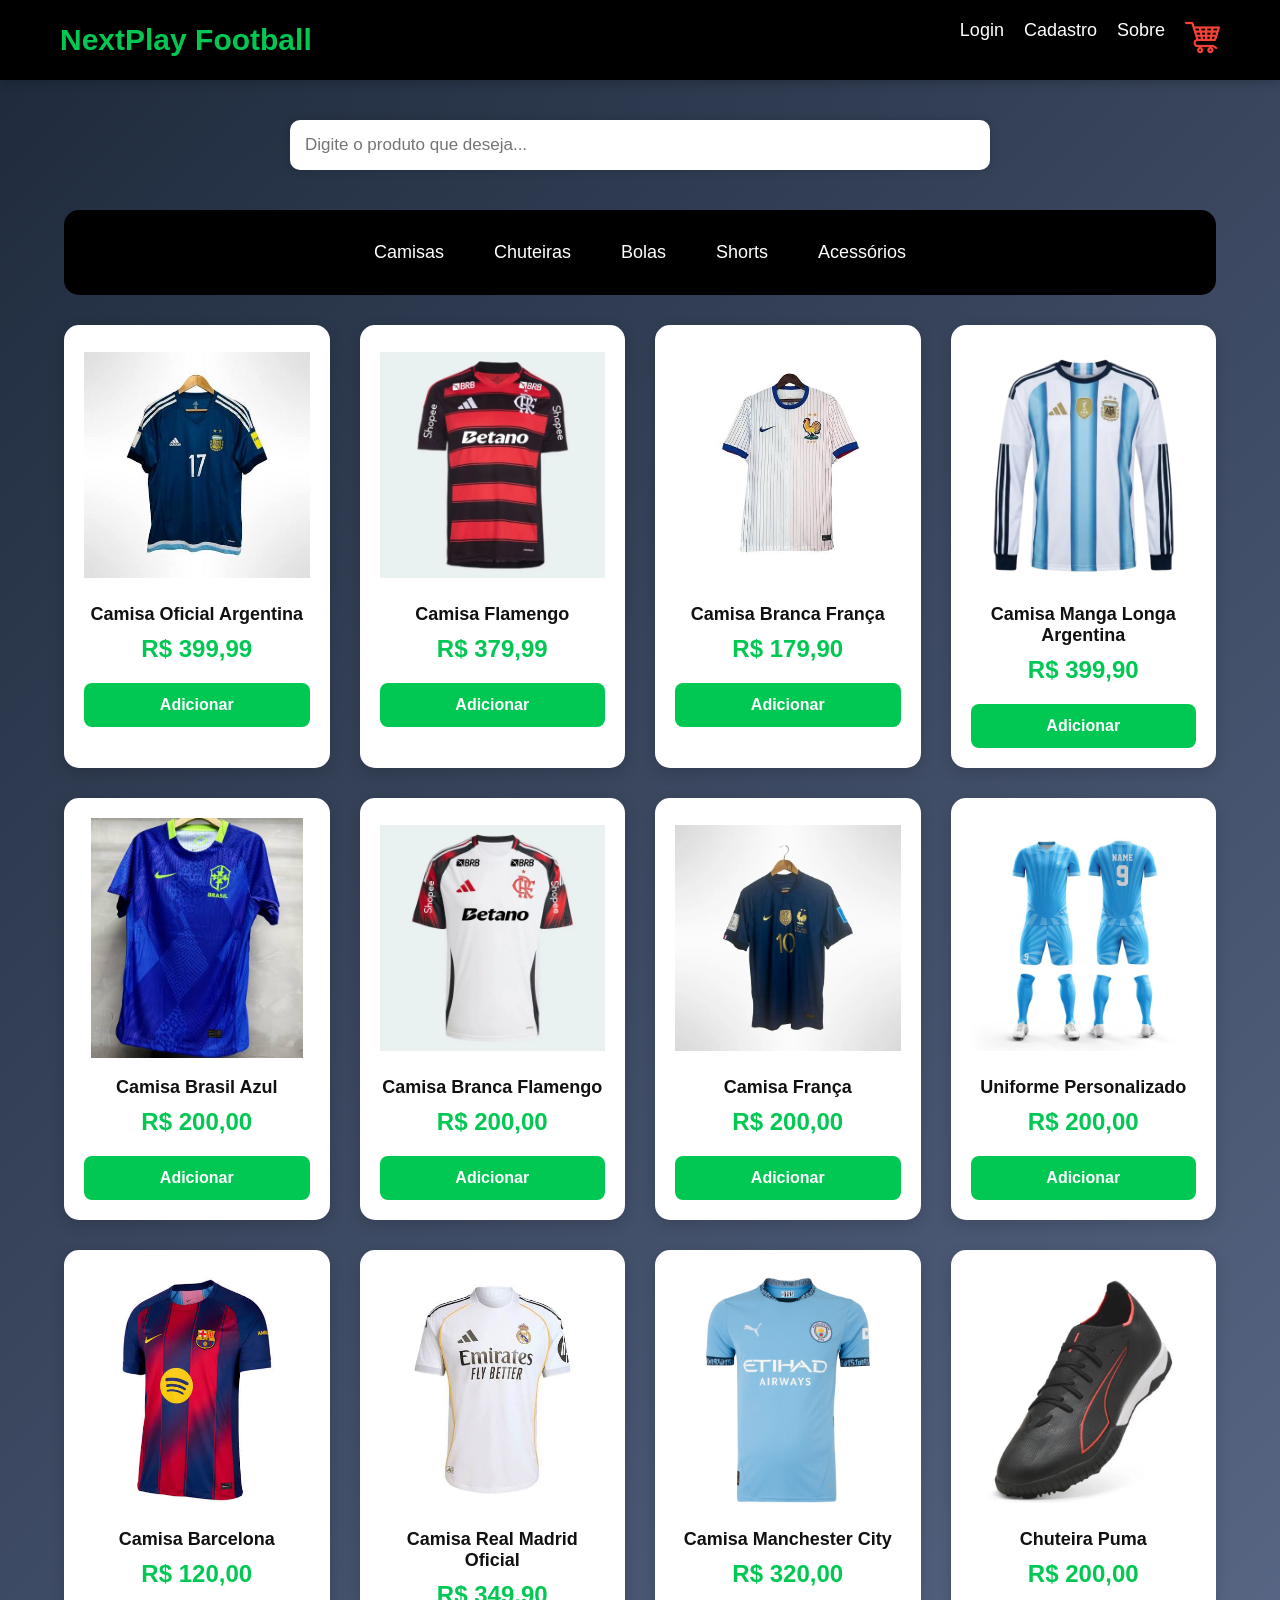
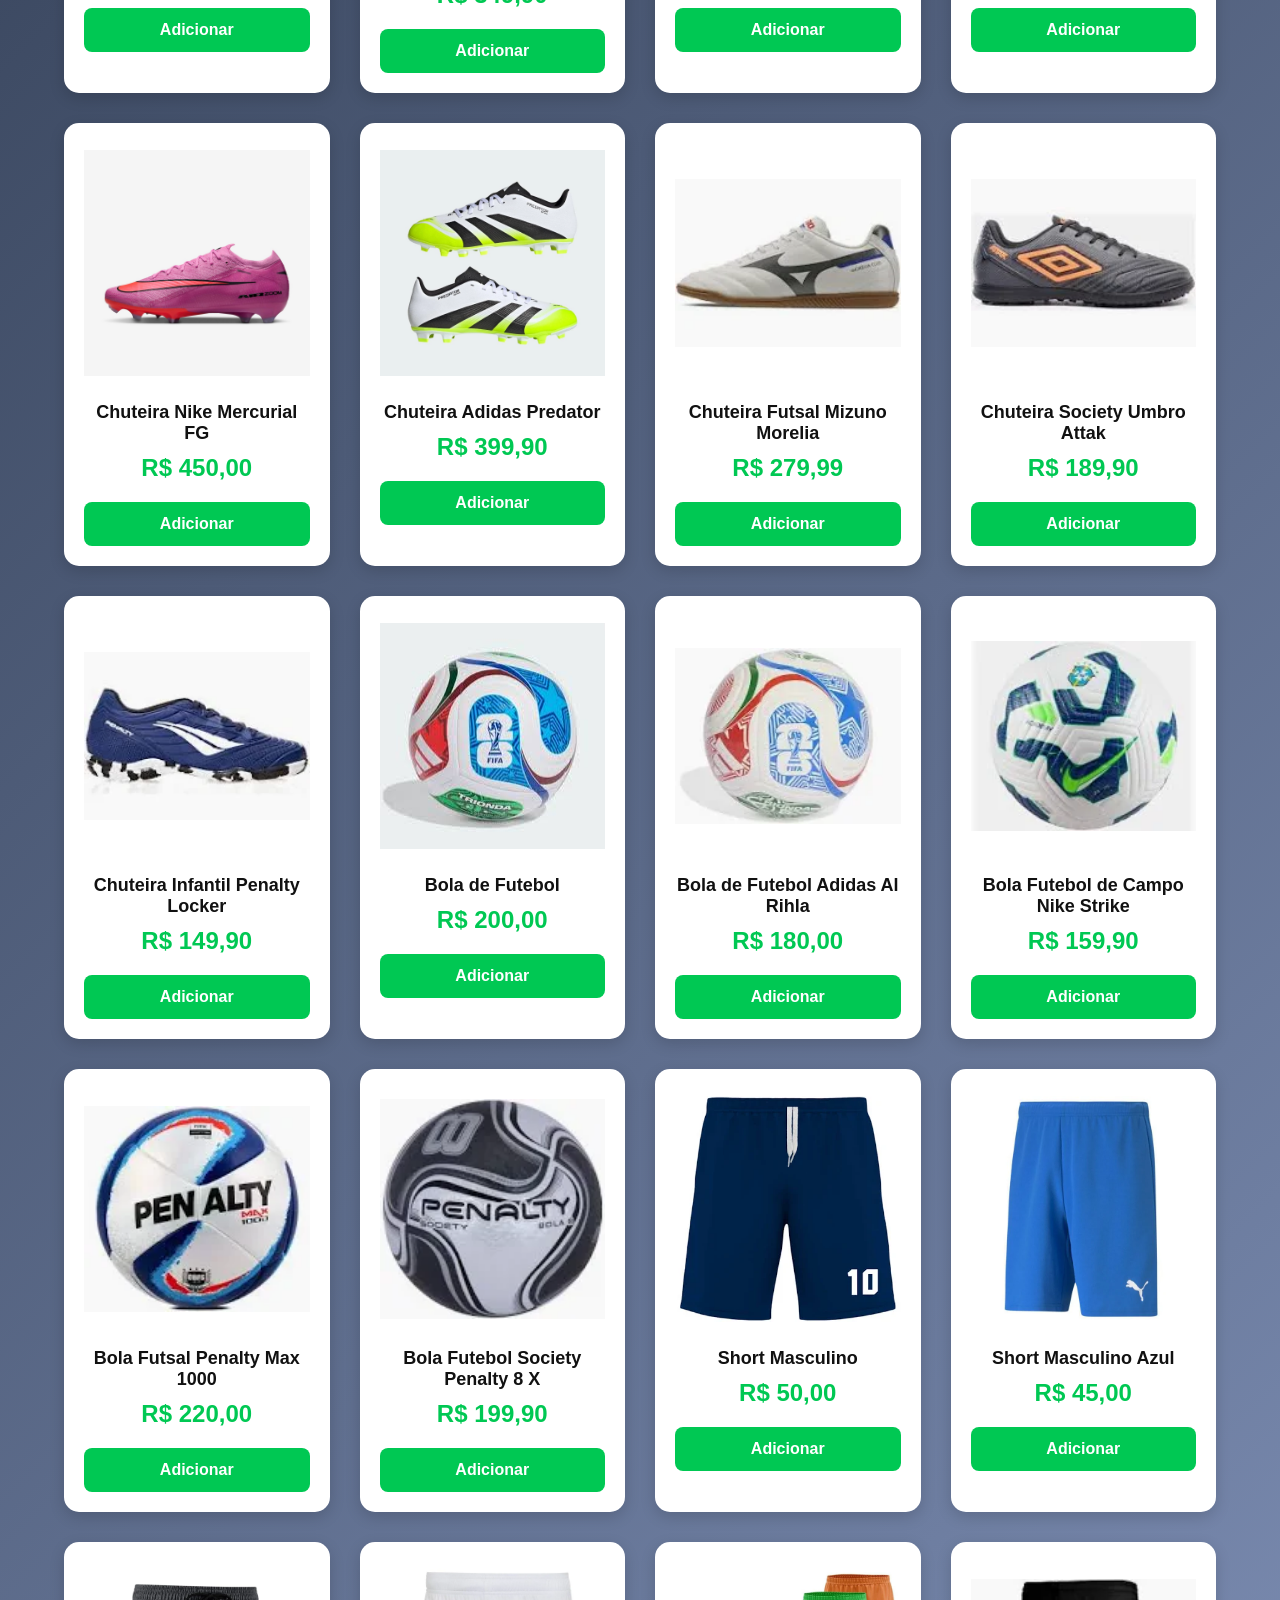
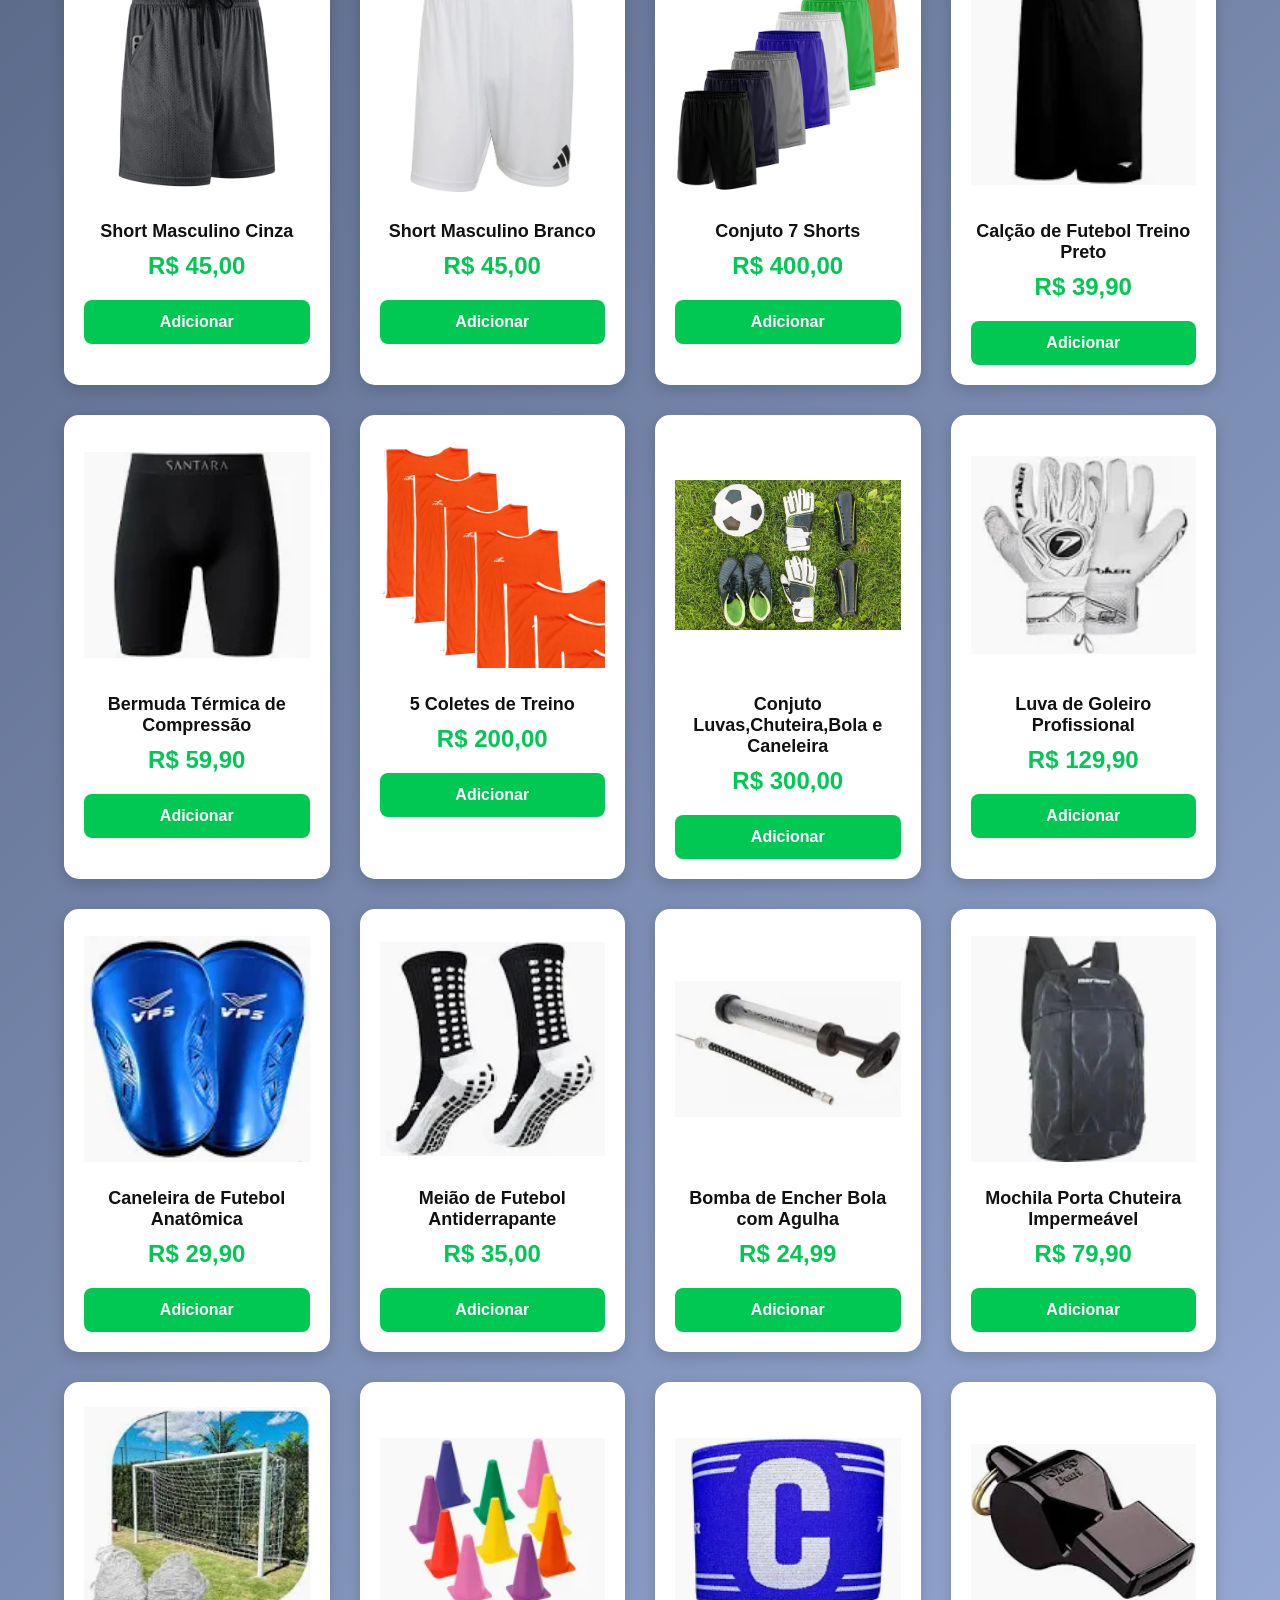
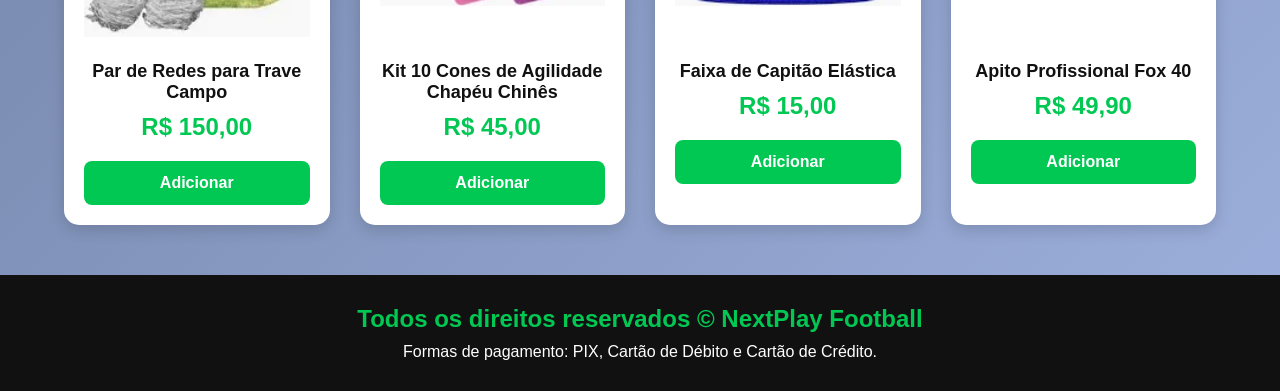
<file: index.html>
<!DOCTYPE html>
<html lang="pt-BR">

<head>
    <meta charset="UTF-8">
    <meta name="viewport" content="width=device-width, initial-scale=1.0">
    <title>NextPlay Football</title>

    <link rel="stylesheet" href="css/style_estrutura_pagina.css">
    <link rel="shortcut icon" href="./image/logo.ico" type="image/x-icon">

    <script src="js/carrinho.js" defer></script>
    <script src="js/produtos.js" type="module" defer></script>
</head>

<body>

    <main id="geral">

        <header id="cabecalho">

            <div id="logo">
                NextPlay Football
            </div>

            <nav id="menu">
                <ul>
                    <li><a href="paginas/login.html">Login</a></li>
                    <li><a href="paginas/cadastro.html">Cadastro</a></li>
                    <li><a href="paginas/sobre.html">Sobre</a></li>
                    <li><a href="paginas/carrinho.html"><img src="./image/logos.ico/6493694.ico" alt="Carrinho de compras" width="30"></a></li>
                </ul>
            </nav>

        </header>

        <section id="pesquisa">
            <input type="text" class="input-pesquisa" placeholder="Digite o produto que deseja...">
        </section>

        <section id="secoes-produtos">
            <ul id="menu-secoes">
                <li><a href="paginas/secao01.html" class="lnk-secao">Camisas</a></li>
                <li><a href="paginas/secao02.html" class="lnk-secao">Chuteiras</a></li>
                <li><a href="paginas/secao03.html" class="lnk-secao">Bolas</a></li>
                <li><a href="paginas/secao04.html" class="lnk-secao">Shorts</a></li>
                <li><a href="paginas/secao05.html" class="lnk-secao">Acessórios</a></li>
            </ul>
        </section>
        <section id="cards">

        </section>
        <footer id="rodape">
            <h2>Todos os direitos reservados © NextPlay Football</h2>
            <p>Formas de pagamento: PIX, Cartão de Débito e Cartão de Crédito.</p>
        </footer>

    </main>
</body>
</html>
</file>
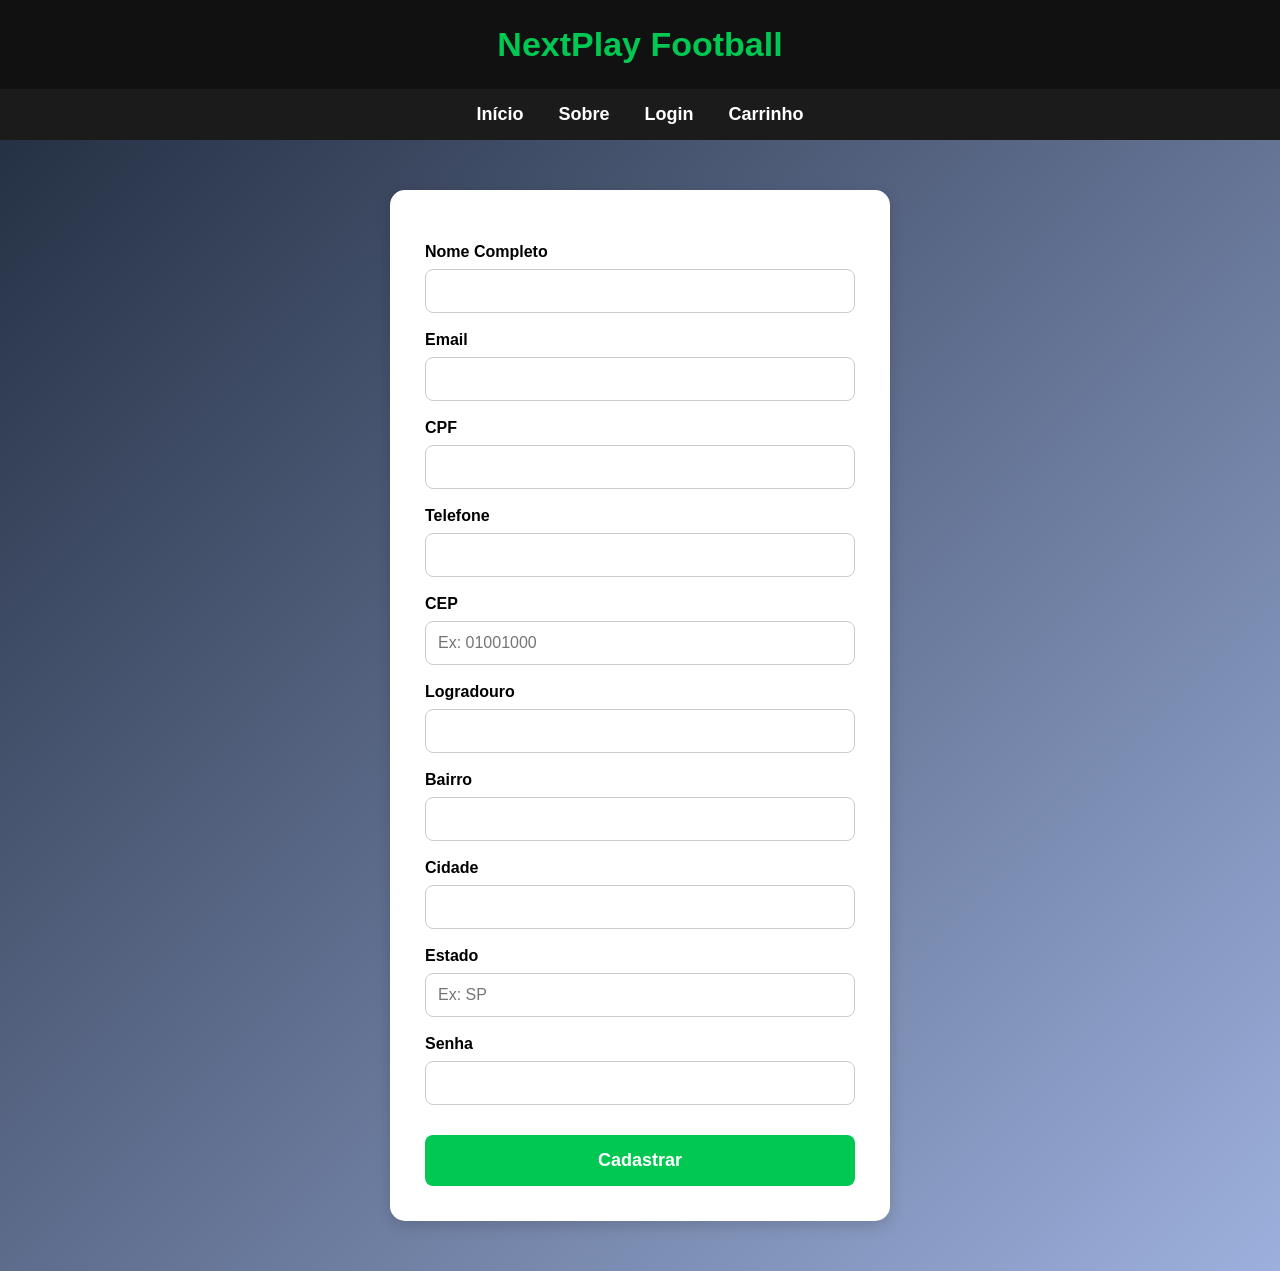
<file: paginas/cadastro.html>
<!DOCTYPE html>
<html lang="pt-br">
<head>
    <meta charset="UTF-8">
    <title>Cadastro</title>
    <link rel="stylesheet" href="../css/style_cadastro.css">
    <script src="../js/cadastro.js" defer></script>
</head>
<body>

<header>
    <h1>NextPlay Football</h1>
</header>

<nav>
    <a href="../index.html">Início</a>
    <a href="sobre.html">Sobre</a>
    <a href="login.html">Login</a>
    <a href="carrinho.html">Carrinho</a>
</nav>

<div class="container">
    <form>
        <h2>Cadastro de Cliente</h2>

        <label for="nome">Nome Completo</label>
        <input type="text" id="nome" required>

        <label for="email">Email</label>
        <input type="email" id="email" required>

        <label for="cpf">CPF</label>
        <input type="text" id="cpf" required>

        <label for="telefone">Telefone</label>
        <input type="text" id="telefone" required>

        <label for="cep">CEP</label>
        <input type="text" id="cep" maxlength="8" placeholder="Ex: 01001000" required>

        <label for="logradouro">Logradouro</label>
        <input type="text" id="logradouro" required>

        <label for="bairro">Bairro</label>
        <input type="text" id="bairro" required>

        <label for="cidade">Cidade</label>
        <input type="text" id="cidade" required>

        <label for="estado">Estado</label>
        <input type="text" id="estado" maxlength="2" placeholder="Ex: SP" required>

        <label for="senha">Senha</label>
        <input type="password" id="senha" required>

        <button type="submit" id="btnCadastro">Cadastrar</button>
    </form>
</div>

</body>
</html>
</file>
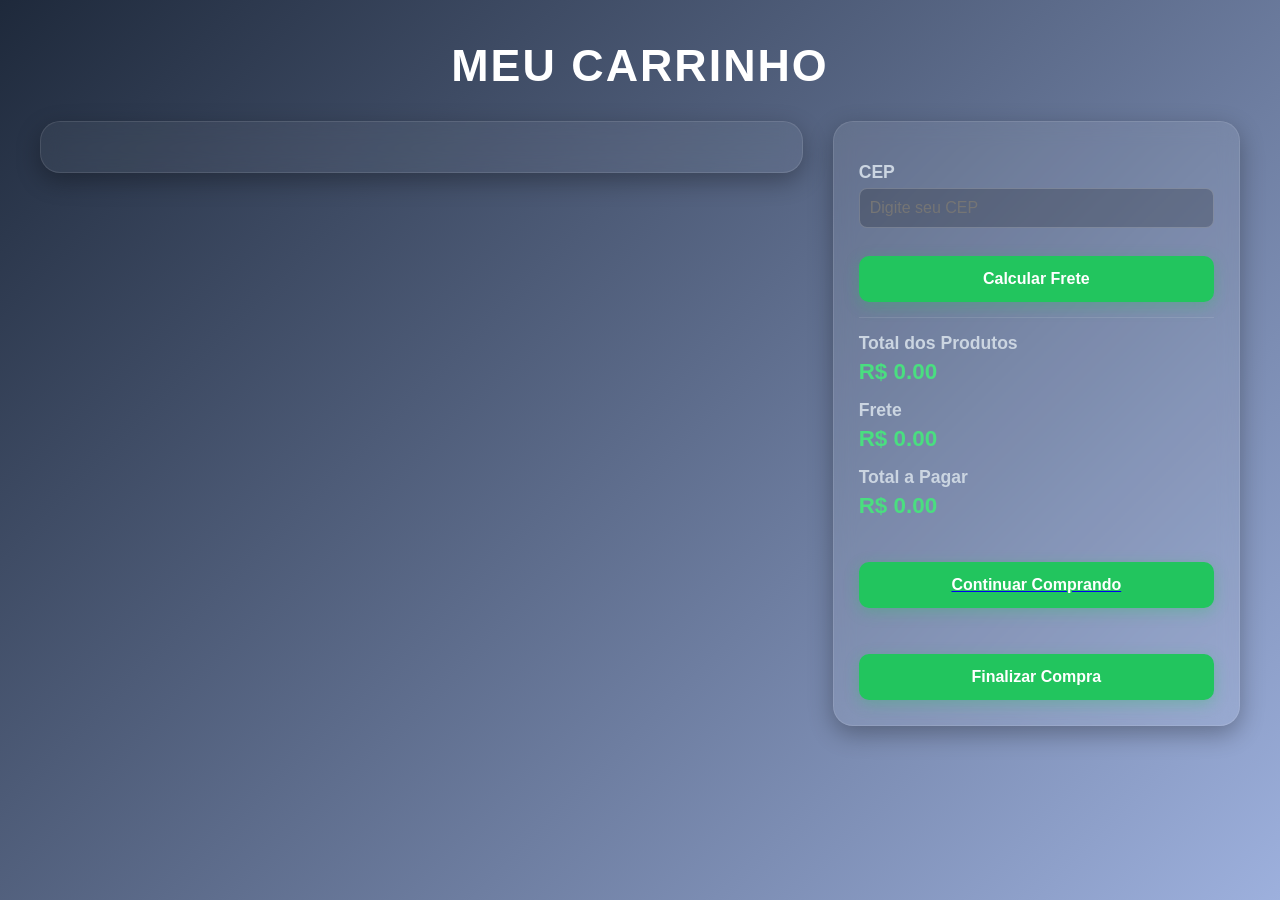
<file: paginas/carrinho.html>
<!DOCTYPE html>
<html lang="pt-BR">

<head>
    <meta charset="UTF-8">
    <meta name="viewport" content="width=device-width, initial-scale=1.0">
    <title>Carrinho de Compras</title>

    <link rel="stylesheet" href="../css/style.carrinho.css">
</head>

<body>

    <h1>Meu Carrinho</h1>

    <div class="container">

        <div id="listaCarrinho"></div>

        <div class="resumo">

            <h3>CEP</h3>

            <input
                type="text"
                id="cep"
                placeholder="Digite seu CEP"
            >

            <br><br>

            <button onclick="calcularFrete()">
                Calcular Frete
            </button>

            <hr>

            <h3>Total dos Produtos</h3>
            <p id="valorProdutos">R$ 0,00</p>

            <h3>Frete</h3>
            <p id="valorFrete">R$ 0,00</p>

            <h3>Total a Pagar</h3>
            <p id="valorFinal">R$ 0,00</p>

            <br>

            <a href="../index.html">
                <button>Continuar Comprando</button>
            </a>

            <br><br>

            <button onclick="finalizarCompra()">
                Finalizar Compra
            </button>

        </div>

    </div>

    <script src="../js/carrinho.js"></script>

    <script>
        mostrarCarrinho();
    </script>

</body>

</html>
</file>
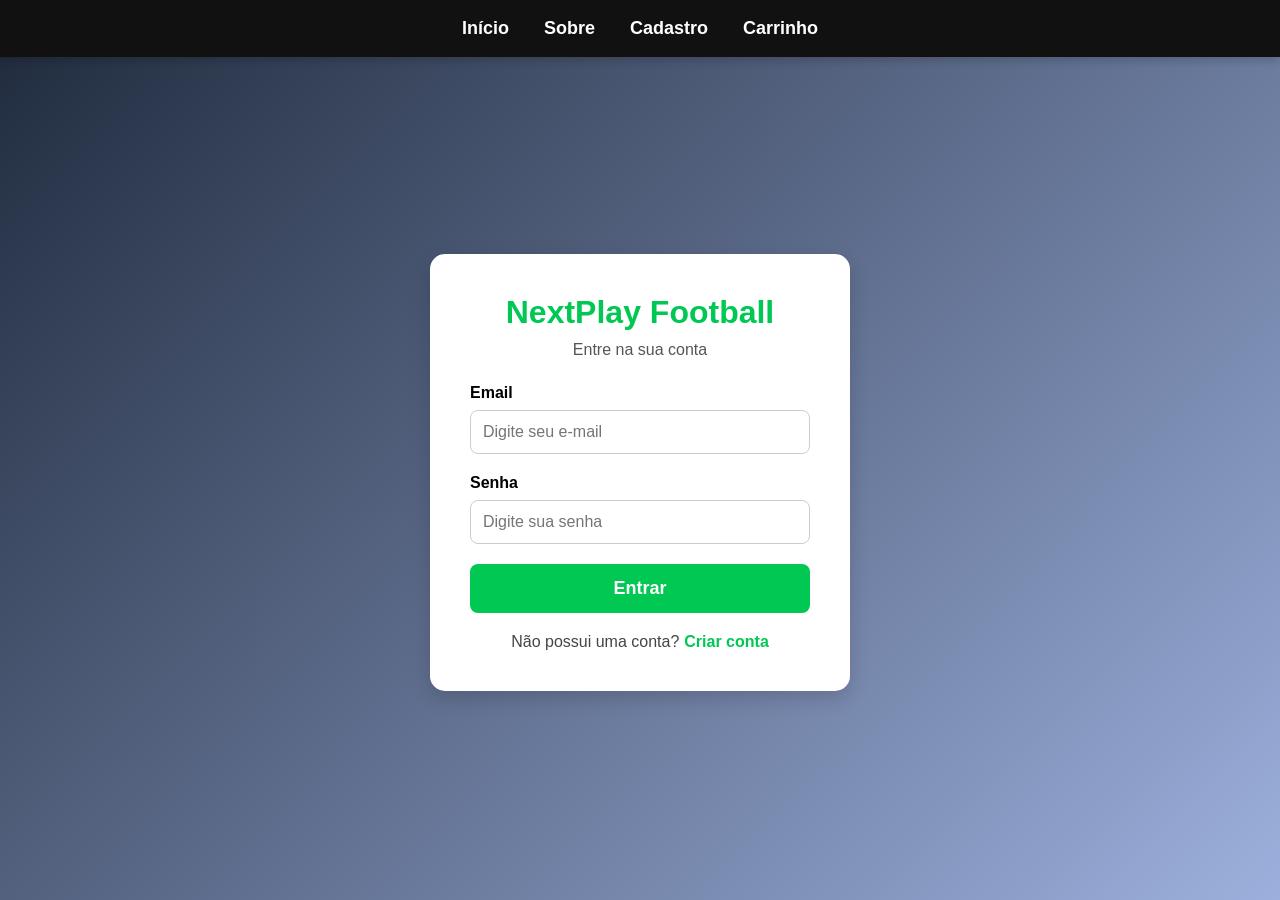
<file: paginas/login.html>
<!DOCTYPE html>
<html lang="pt-BR">
<head>
    <meta charset="UTF-8">
    <meta name="viewport" content="width=device-width, initial-scale=1.0">
    <title>Login NextPlay Football</title>
    <link rel="stylesheet" href="../css/style_login.css">
    <script src="../js/login.js" defer></script>

</head>
<body>

    <nav>
        <a href="../index.html">Início</a>
        <a href="sobre.html">Sobre</a>
        <a href="cadastro.html">Cadastro</a>
        <a href="carrinho.html">Carrinho</a>
    </nav>

    <div class="container">
        <div class="login-box">
            <h1>NextPlay Football</h1>
            <p>Entre na sua conta</p>

            <form id="formLogin">
                <div class="campo">
                    <label for="email">Email</label>
                    <input type="email" id="email" placeholder="Digite seu e-mail" required>
                </div>

                <div class="campo">
                    <label for="senha">Senha</label>
                    <input type="password" id="senha" placeholder="Digite sua senha"required>
                </div>
                <button type="submit">Entrar</button>
            </form>
            <div class="cadastro">
                <p>Não possui uma conta?<a href="cadastro.html">Criar conta</a>
                </p>
            </div>
        </div>
    </div>
</body>
</html>
</file>
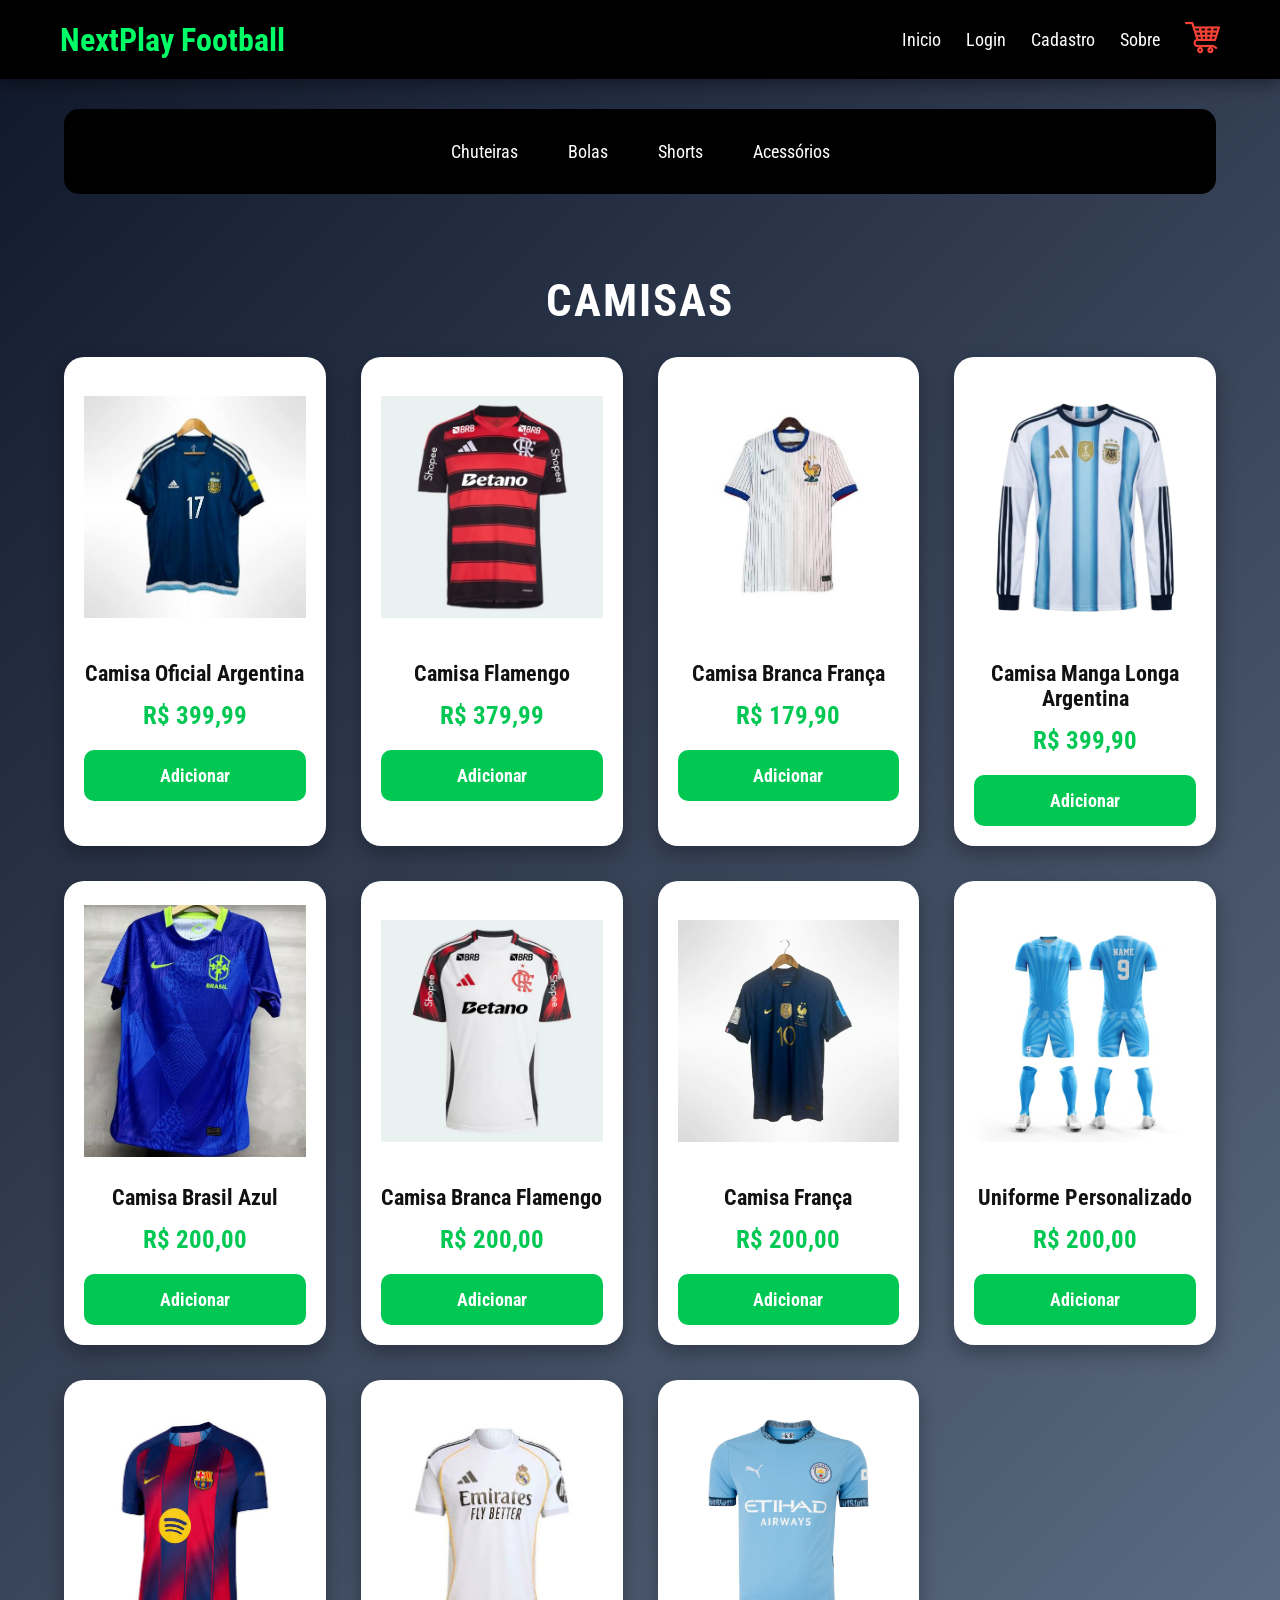
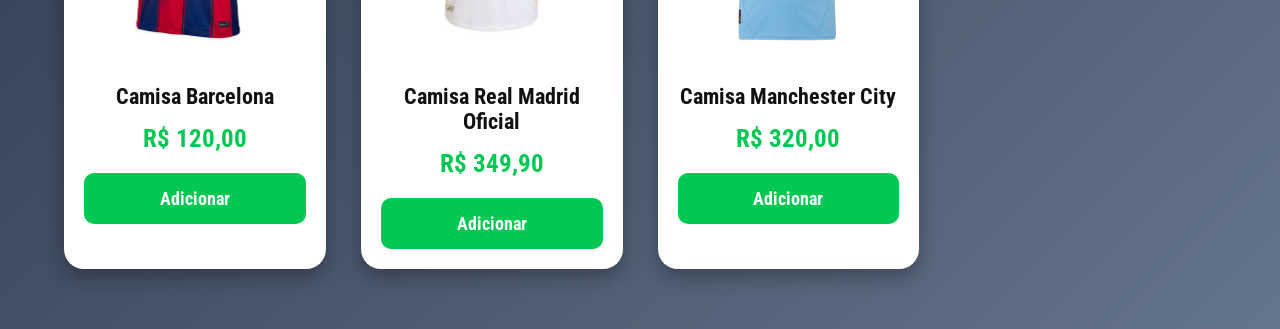
<file: paginas/secao01.html>
<!DOCTYPE html>
<html lang="pt-BR">

<head>
    <meta charset="UTF-8">
    <meta name="viewport" content="width=device-width, initial-scale=1.0">
    <title>Camisas - NextPlay Football</title>

    <link rel="stylesheet" href="../css/style_secoes.css">
    <link rel="shortcut icon" href="../image/logo.ico" type="image/x-icon">

    <script src="../js/carrinho.js" defer></script>

    <script>
        const ID_SECAO = 1;
    </script>

<script src="../js/produtos.js" type="module" defer></script>
</head>

<body>

    <main id="geral">

        <header id="cabecalho">
            <div id="logo">
                <a href="../index.html">NextPlay Football</a>
            </div>

            <nav id="menu">
                <ul>
                    <li><a href="../index.html">Inicio</a></li>
                    <li><a href="login.html">Login</a></li>
                    <li><a href="cadastro.html">Cadastro</a></li>
                    <li><a href="sobre.html">Sobre</a></li>
                    <li>
                        <a href="carrinho.html">
                            <img src="../image/logos.ico/6493694.ico"
                                alt="Carrinho" width="30">
                        </a>
                    </li>
                </ul>
            </nav>
        </header>

        <section id="secoes-produtos">
            <ul id="menu-secoes">
                <li><a href="secao02.html" class="lnk-secao">Chuteiras</a></li>
                <li><a href="secao03.html" class="lnk-secao">Bolas</a></li>
                <li><a href="secao04.html" class="lnk-secao">Shorts</a></li>
                <li><a href="secao05.html" class="lnk-secao">Acessórios</a></li>
            </ul>
        </section>

        <section id="titulo-secao">
            <h1>Camisas</h1>
        </section>

        <section id="cards">
            
        </section>
        

    </main>

</body>
</html>
</file>
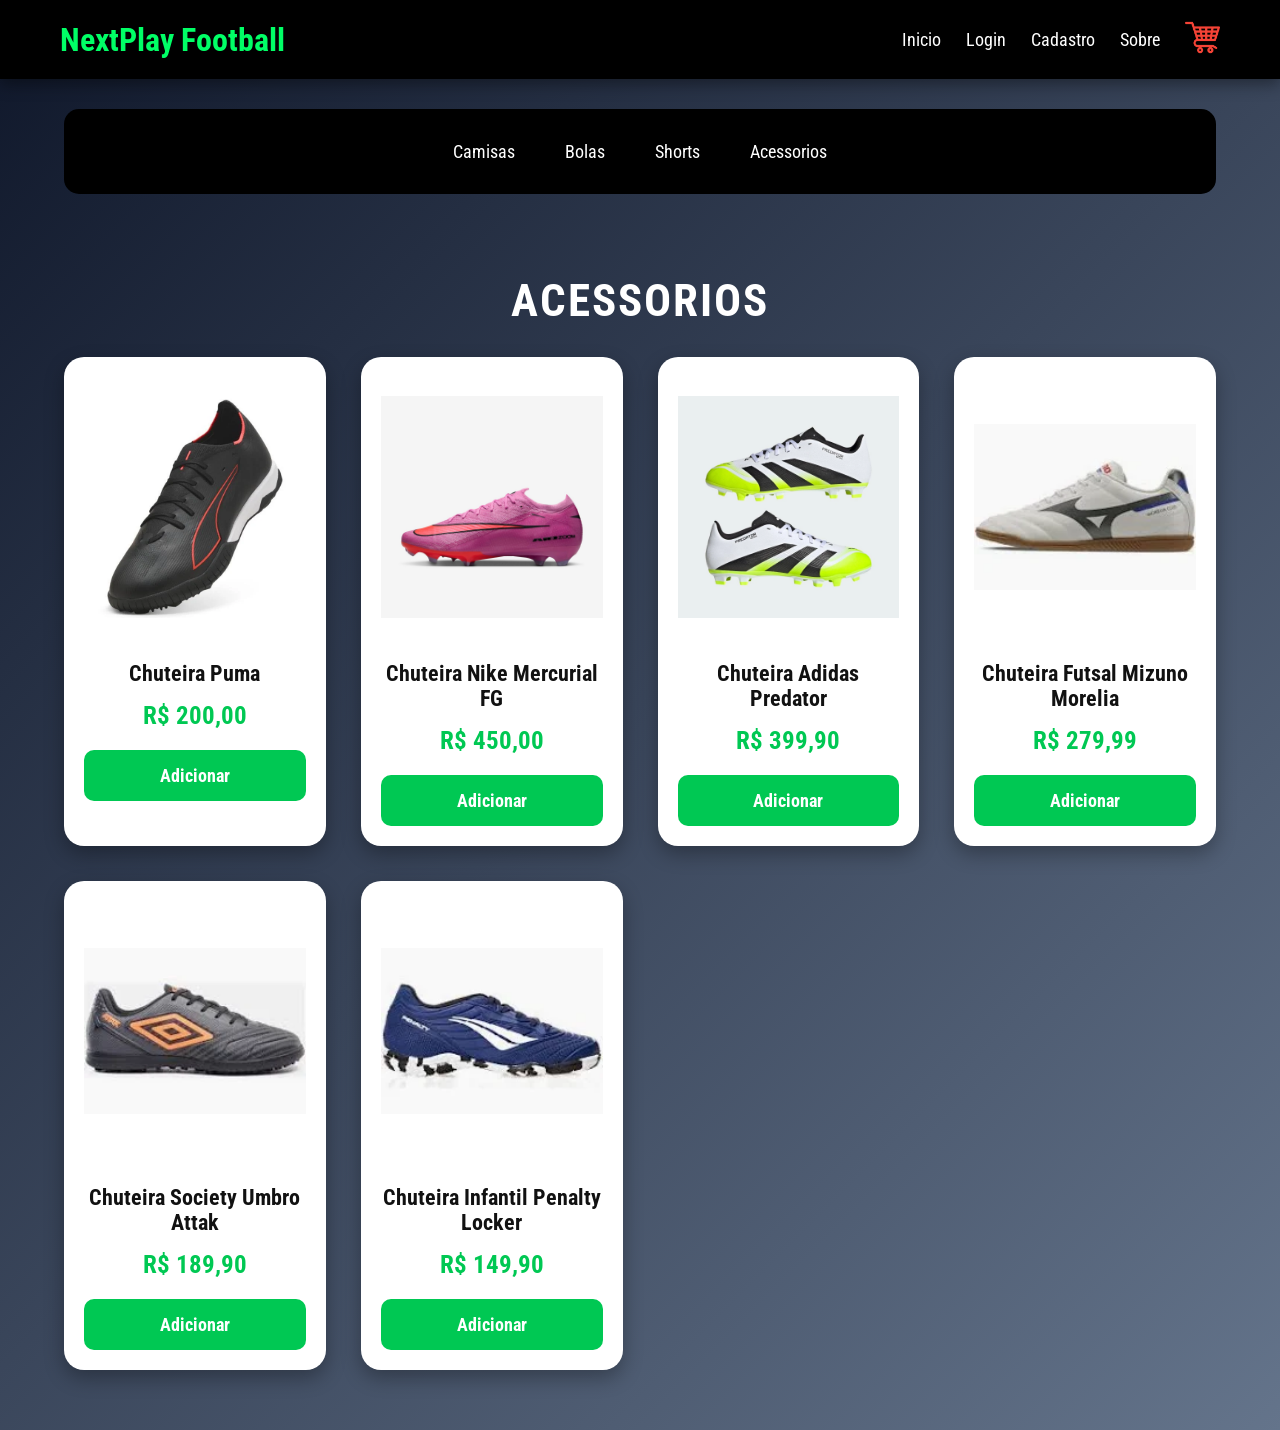
<file: paginas/secao02.html>
<!DOCTYPE html>
<html lang="pt-BR">

<head>
    <meta charset="UTF-8">
    <meta name="viewport" content="width=device-width, initial-scale=1.0">
    <title>Chuteiras - NextPlay Football</title>

    <link rel="stylesheet" href="../css/style_secoes.css">
    <link rel="shortcut icon" href="../image/logo.ico" type="image/x-icon">

    <script src="../js/carrinho.js" defer></script>

    <script>
        const ID_SECAO = 2;
    </script>

<script src="../js/produtos.js" type="module" defer></script>
</head>

<body>

    <main id="geral">

        <header id="cabecalho">
            <div id="logo">
                <a href="../index.html">NextPlay Football</a>
            </div>

            <nav id="menu">
                <ul>
                    <li><a href="../index.html">Inicio</a></li>
                    <li><a href="login.html">Login</a></li>
                    <li><a href="cadastro.html">Cadastro</a></li>
                    <li><a href="sobre.html">Sobre</a></li>
                    <li>
                        <a href="carrinho.html">
                            <img src="../image/logos.ico/6493694.ico" alt="Carrinho" width="30">
                        </a>
                    </li>
                </ul>
            </nav>
        </header>

        <section id="secoes-produtos">
            <ul id="menu-secoes">
                <li><a href="secao01.html" class="lnk-secao">Camisas</a></li>
                <li><a href="secao03.html" class="lnk-secao">Bolas</a></li>
                <li><a href="secao04.html" class="lnk-secao">Shorts</a></li>
                <li><a href="secao05.html" class="lnk-secao">Acessorios</a></li>
            </ul>
        </section>

        <section id="titulo-secao">
            <h1>Acessorios</h1>
        </section>

        <section id="cards">
        </section> 

    </main>
</body>
</html>
</file>
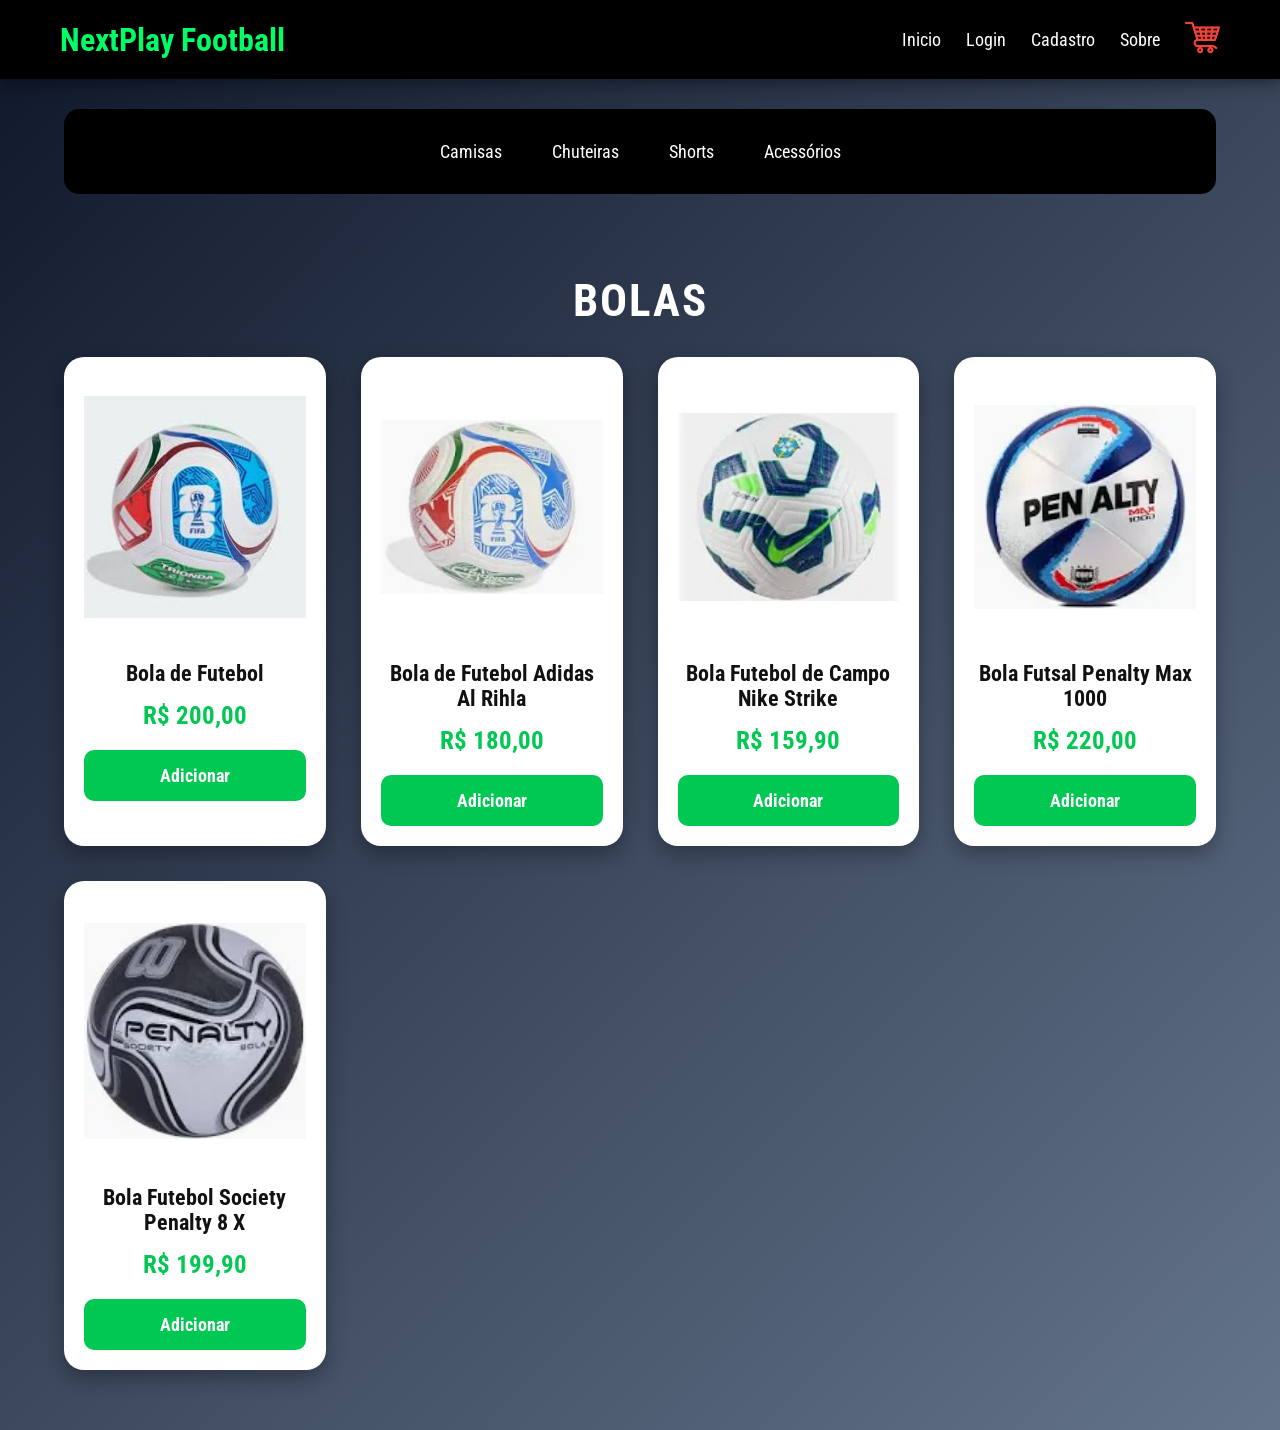
<file: paginas/secao03.html>
<!DOCTYPE html>
<html lang="pt-BR">

<head>
    <meta charset="UTF-8">
    <meta name="viewport" content="width=device-width, initial-scale=1.0">
    <title>Bolas - NextPlay Football</title>

    <link rel="stylesheet" href="../css/style_secoes.css">
    <link rel="shortcut icon" href="../image/logo.ico" type="image/x-icon">

    <script src="../js/carrinho.js" defer></script>

    <script>
        const ID_SECAO = 3;
    </script>

<script src="../js/produtos.js" type="module" defer></script>
</head>

<body>

    <main id="geral">

        <header id="cabecalho">
            <div id="logo">
                <a href="../index.html">NextPlay Football</a>
            </div>

            <nav id="menu">
                <ul>
                    <li><a href="../index.html">Inicio</a></li>
                    <li><a href="login.html">Login</a></li>
                    <li><a href="cadastro.html">Cadastro</a></li>
                    <li><a href="sobre.html">Sobre</a></li>
                    <li>
                        <a href="carrinho.html">
                            <img src="../image/logos.ico/6493694.ico" alt="Carrinho" width="30">
                        </a>
                    </li>
                </ul>
            </nav>
        </header>

        <section id="secoes-produtos">
            <ul id="menu-secoes">
                <li><a href="secao01.html" class="lnk-secao">Camisas</a></li>
                <li><a href="secao02.html" class="lnk-secao">Chuteiras</a></li>
                <li><a href="secao04.html" class="lnk-secao">Shorts</a></li>
                <li><a href="secao05.html" class="lnk-secao">Acessórios</a></li>
            </ul>
        </section>

        <section id="titulo-secao">
            <h1>Bolas</h1>
        </section>
        <section id="cards">
            <section>

    </main>
</body>

</html>
</file>
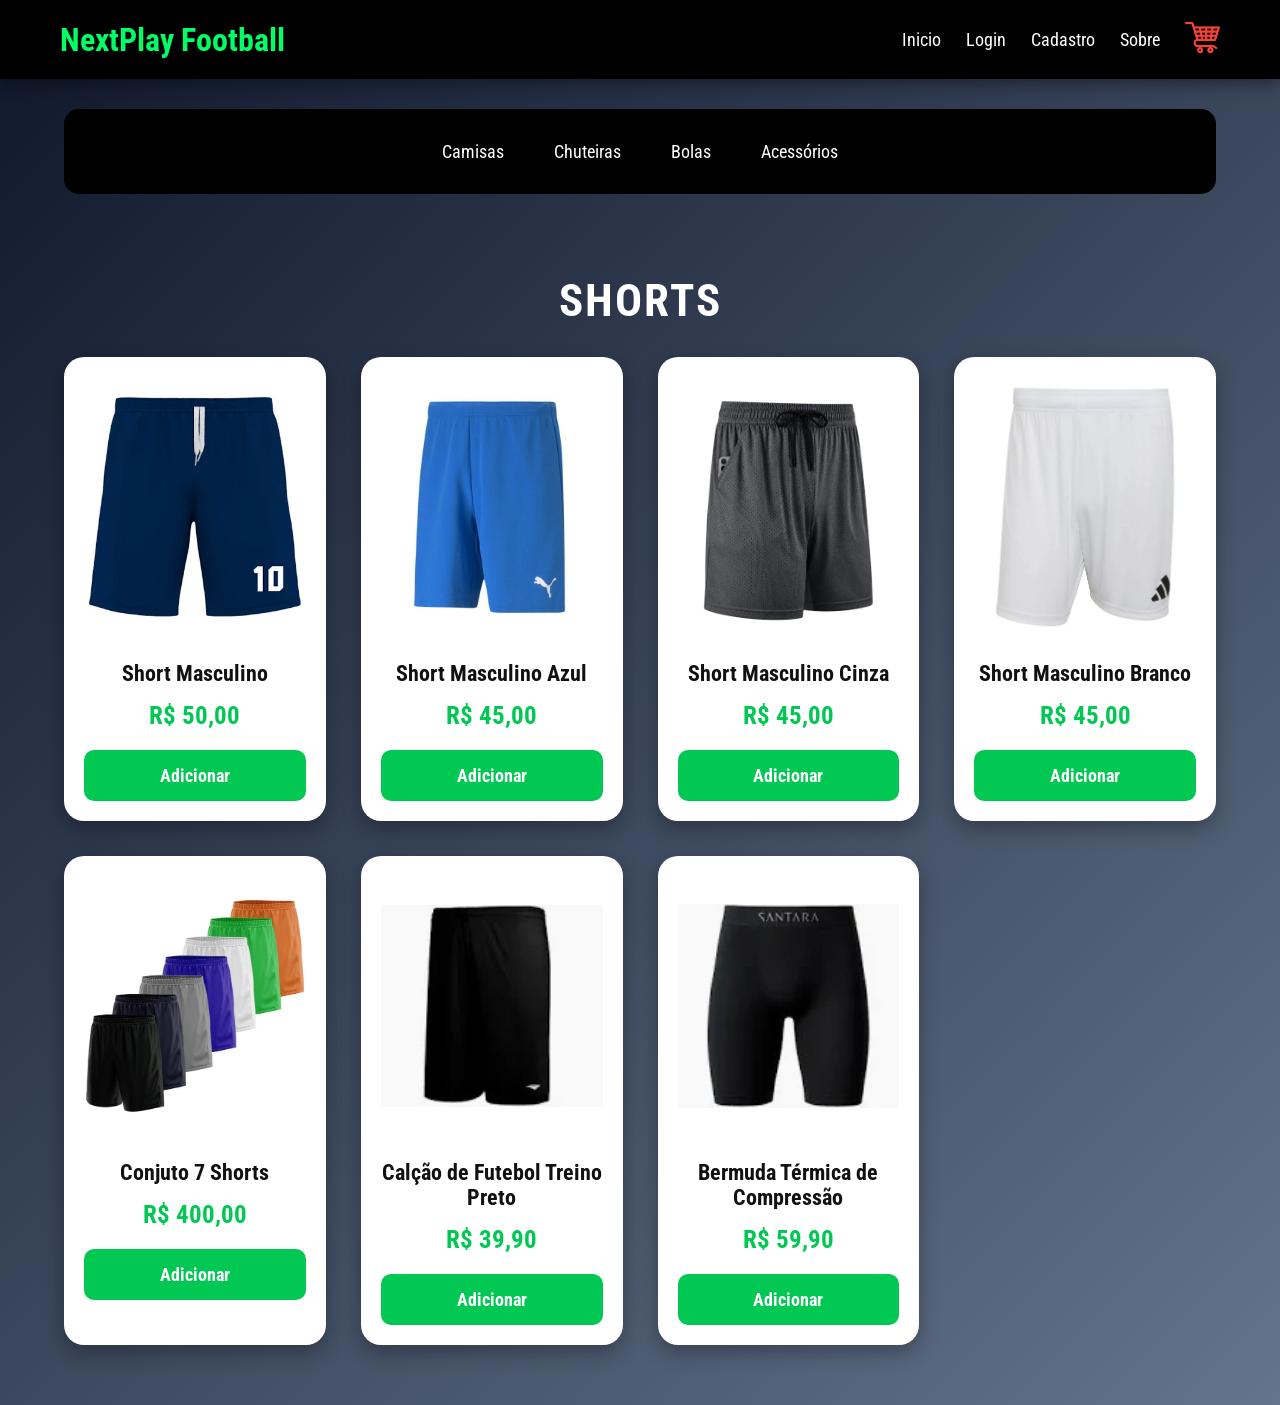
<file: paginas/secao04.html>
<!DOCTYPE html>
<html lang="pt-BR">

<head>
    <meta charset="UTF-8">
    <meta name="viewport" content="width=device-width, initial-scale=1.0">
    <title>Shorts - NextPlay Football</title>

    <link rel="stylesheet" href="../css/style_secoes.css">
    <link rel="shortcut icon" href="../image/logo.ico" type="image/x-icon">

    <script src="../js/carrinho.js" defer></script>
    <script>
        const ID_SECAO = 4;
    </script>

<script src="../js/produtos.js" type="module" defer></script>
</head>

<body>

    <main id="geral">

        <header id="cabecalho">
            <div id="logo">
                <a href="../index.html">NextPlay Football</a>
            </div>

            <nav id="menu">
                <ul>
                    <li><a href="../index.html">Inicio</a></li>
                    <li><a href="login.html">Login</a></li>
                    <li><a href="cadastro.html">Cadastro</a></li>
                    <li><a href="sobre.html">Sobre</a></li>
                    <li>
                        <a href="carrinho.html">
                            <img src="../image/logos.ico/6493694.ico" alt="Carrinho" width="30">
                        </a>
                    </li>
                </ul>
            </nav>
        </header>

        <section id="secoes-produtos">
            <ul id="menu-secoes">
                <li><a href="secao01.html" class="lnk-secao">Camisas</a></li>
                <li><a href="secao02.html" class="lnk-secao">Chuteiras</a></li>
                <li><a href="secao03.html" class="lnk-secao">Bolas</a></li>
                <li><a href="secao05.html" class="lnk-secao">Acessórios</a></li>
            </ul>
        </section>

        <section id="titulo-secao">
            <h1>Shorts</h1>
        </section>
        <section id="cards">
          
            <section>

    </main>
</body>

</html>
</file>
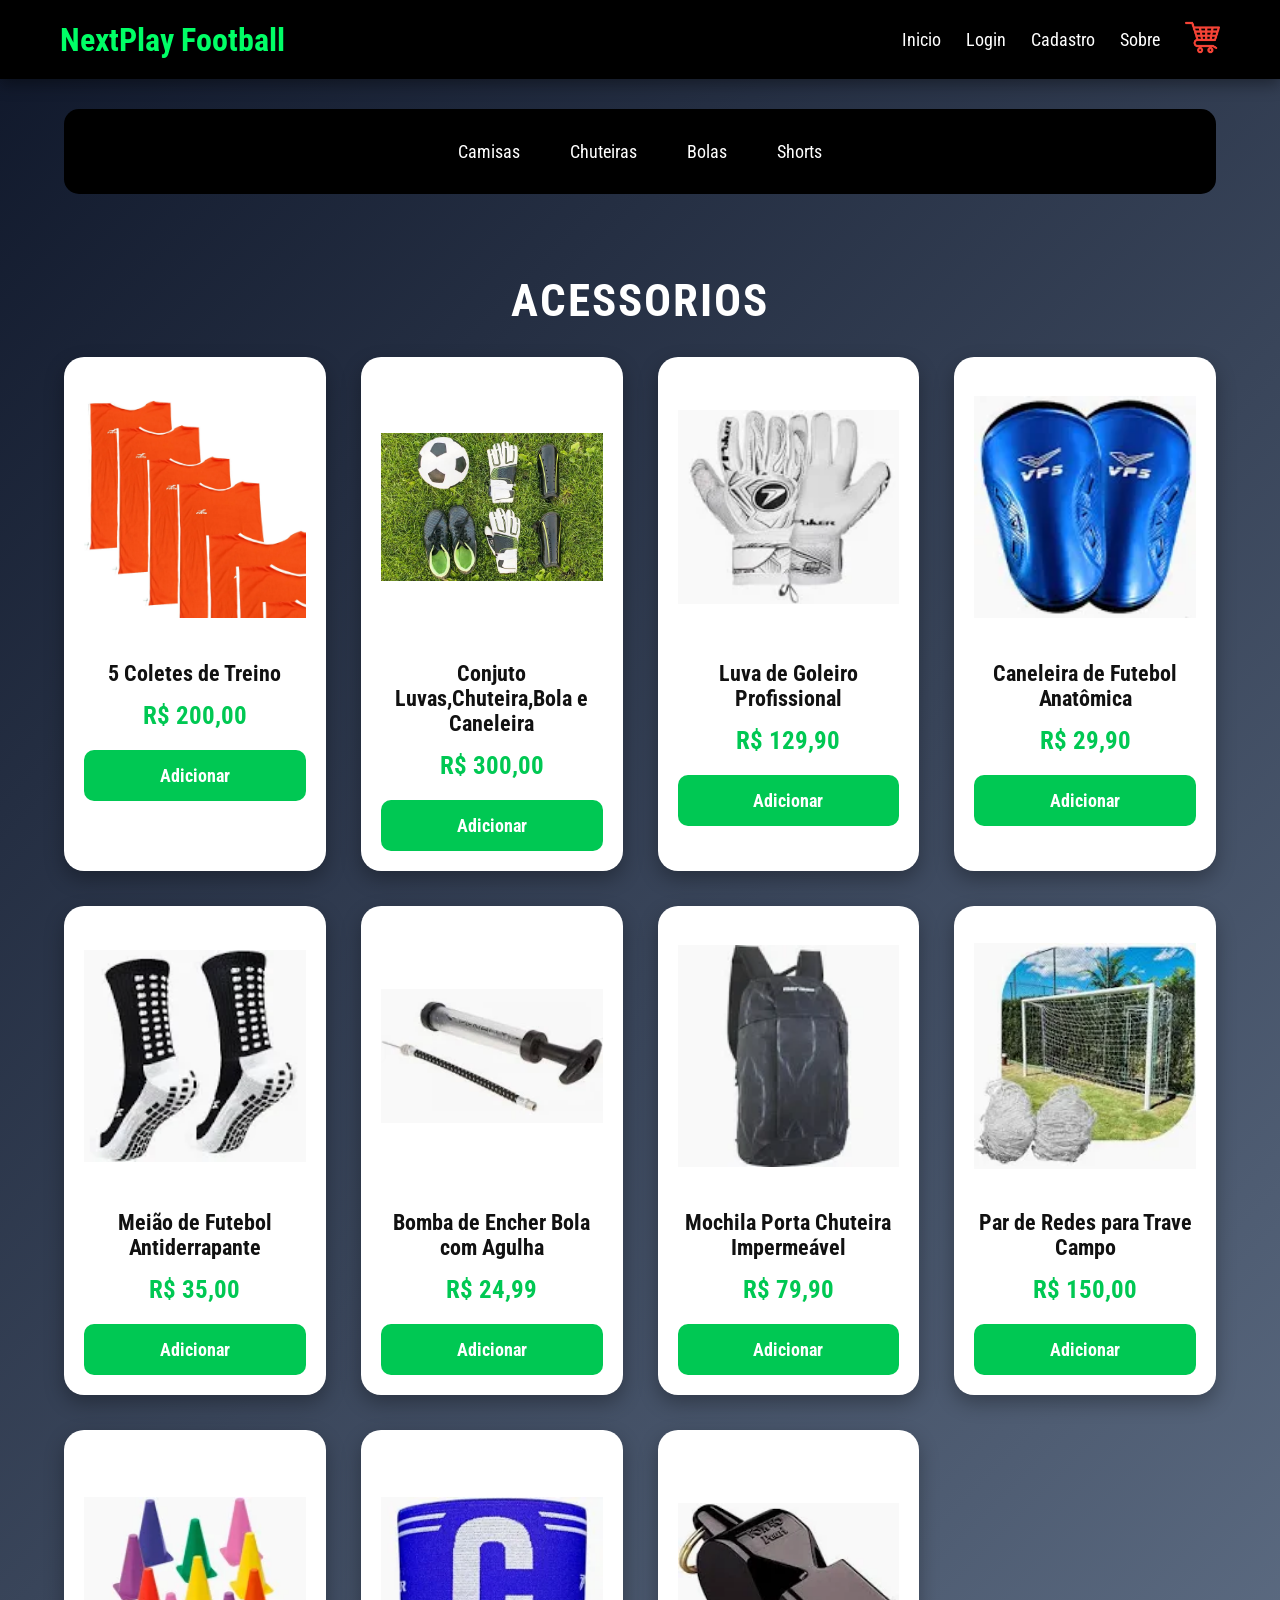
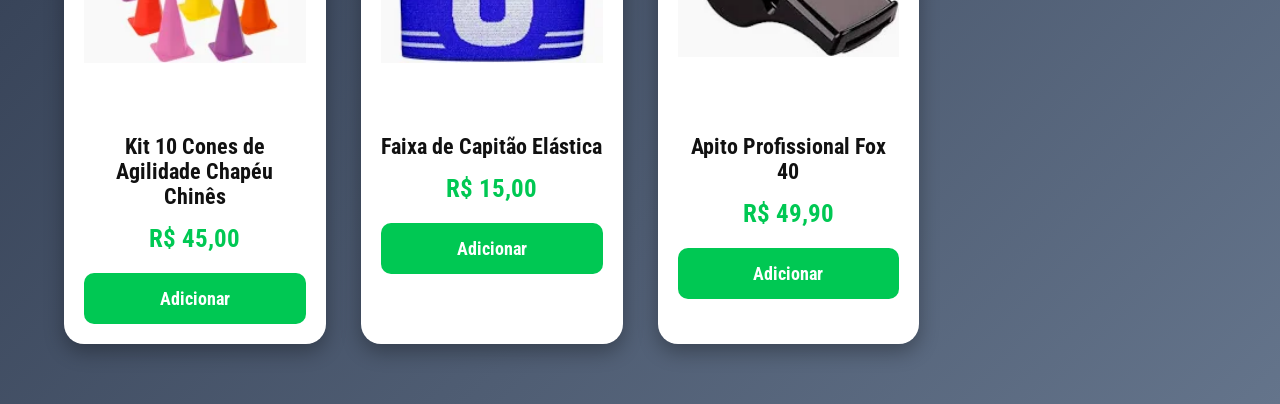
<file: paginas/secao05.html>
<!DOCTYPE html>
<html lang="pt-BR">

<head>
    <meta charset="UTF-8">
    <meta name="viewport" content="width=device-width, initial-scale=1.0">
    <title>Acessorios - NextPlay Football</title>

    <link rel="stylesheet" href="../css/style_secoes.css">
    <link rel="shortcut icon" href="../image/logo.ico" type="image/x-icon">

    <script src="../js/carrinho.js" defer></script>

    <script>
        const ID_SECAO = 5;
    </script>

<script src="../js/produtos.js" type="module" defer></script>
</head>

<body>

    <main id="geral">

        <header id="cabecalho">
            <div id="logo">
                <a href="../index.html">NextPlay Football</a>
            </div>

            <nav id="menu">
                <ul>
                    <li><a href="../index.html">Inicio</a></li>
                    <li><a href="login.html">Login</a></li>
                    <li><a href="cadastro.html">Cadastro</a></li>
                    <li><a href="sobre.html">Sobre</a></li>
                    <li>
                        <a href="carrinho.html">
                            <img src="../image/logos.ico/6493694.ico" alt="Carrinho" width="30">
                        </a>
                    </li>
                </ul>
            </nav>
        </header>

        <section id="secoes-produtos">
            <ul id="menu-secoes">
                <li><a href="secao01.html" class="lnk-secao">Camisas</a></li>
                <li><a href="secao02.html" class="lnk-secao">Chuteiras</a></li>
                <li><a href="secao03.html" class="lnk-secao">Bolas</a></li>
                <li><a href="secao04.html" class="lnk-secao">Shorts</a></li>
            </ul>
        </section>

        <section id="titulo-secao">
            <h1>Acessorios</h1>
        </section>

        <section id="cards"></section> 

    </main>
</body>
</html>
</file>
<file: css/style_estrutura_pagina.css>
@import url('https://fonts.googleapis.com/css2?family=Roboto+Condensed:ital,wght@0,100..900;1,100..900&display=swap');

/*RESET*/

* {
    margin: 0;
    padding: 0;
    box-sizing: border-box;
    font-family: Arial, Helvetica, sans-serif;
}

body {
    font-family: 'Segoe UI', Tahoma, Geneva, Verdana, sans-serif;
    background: linear-gradient(135deg, #1e293b, #9db0dd); /* Invertido para o texto branco contrastar melhor */
    color: #fff;
    min-height: 100vh;
}

/*CONTAINER*/
#geral {
    width: 100%;
    min-height: 100vh;
}

/*CABEÇALHO*/

#cabecalho {
    width: 100%;
    background: #000000;
    color: #fff;
    display: flex;
    justify-content: space-between;
    align-items: center;
    padding: 20px 60px;
    position: sticky;
    top: 0;
    z-index: 1000;

    box-shadow: 0 3px 10px rgba(0, 0, 0, .2);
}

#logo {
    font-size: 30px;
    font-weight: bold;
    color: #00c853;
}

/*MENU*/
#menu ul {
    display: flex;
    list-style: none;
    gap: 20px;
}

#menu a {
    text-decoration: none;
    color: white;
    font-size: 18px;
    transition: .3s;
}

#menu a:hover {
    color: #00c853;
}

/*PESQUISA*/

#pesquisa {
    width: 100%;
    display: flex;
    justify-content: center;
    margin: 40px 0;
}

.input-pesquisa {
    width: 60%;
    max-width: 700px;
    padding: 15px;
    border: none;
    border-radius: 10px;
    font-size: 17px;
    box-shadow: 0 0 10px rgba(0, 0, 0, .15);
    outline: none;
}

.input-pesquisa:focus {
    border: 2px solid #00c853;
}

/*PRODUTOS*/

#cards {
    width: 90%;
    margin: auto;
    display: grid;
    grid-template-columns: repeat(auto-fit, minmax(250px, 1fr));
    gap: 30px;
    padding-bottom: 50px;
}

.card {
    background: white;
    color: #111;
    border-radius: 15px;
    overflow: hidden;
    box-shadow: 0 5px 15px rgba(0, 0, 0, .15);
    transition: .3s;
    text-align: center;
    padding: 20px;
}

.card:hover {
    transform: translateY(-8px);
    box-shadow: 0 10px 25px rgba(0, 0, 0, .25);
}

.card img {
    width: 100%;
    height: 240px;
    object-fit: contain;
    margin-bottom: 15px;
}

.card p {
    font-size: 18px;
    font-weight: bold;
    margin-bottom: 10px;
}

.card h2 {
    color: #00c853;
    margin-bottom: 20px;
}

/*BOTÃO*/
.btn-add {
    width: 100%;
    padding: 13px;
    border: none;
    border-radius: 8px;
    background: #00c853;
    color: white;
    font-size: 16px;
    font-weight: bold;
    cursor: pointer;
    transition: .3s;
}

.btn-add:hover {
    background: #009624;
}

/*  RODAPÉ */
#rodape {
    background: #111;
    color: white;
    text-align: center;
    padding: 30px;
}

#rodape h2 {
    margin-bottom: 10px;
    color: #00c853;
}

/*RESPONSIVO*/
@media(max-width:900px) {

    #cabecalho {
        flex-direction: column;
        gap: 20px;
        padding: 20px;
    }

    #menu ul {
        flex-wrap: wrap;
        justify-content: center;
    }

    .input-pesquisa {
        width: 90%;
    }

}

@media(max-width:500px) {
    
    #logo {
        font-size: 24px;
    }

    #men{
        font-size: 16px;
    }

    .card img {
        height: 180px;
    }

}


#menu img {
    width: 35px;
    height: 35px;
    cursor: pointer;
}

/*seçoes de produtos*/

#secoes-produtos {
    width: 90%;
    margin: 30px auto;
    padding: 20px;
    background: #000;
    border-radius: 15px;
}


/*Lista categoria*/

#menu-secoes {
    display: flex;
    justify-content: center;
    align-items: center;
    list-style: none;
    flex-wrap: wrap;
}

/*Links*/

.lnk-secao:link,
.lnk-secao:visited {
    text-decoration: none;
    color: white;
    padding: 12px 25px;
    font-size: 18px;
    display: block;
}

/* Responsivo*/

@media(max-width:700px){
    #secoes-produtos{
        width:95%;
    }

    #menu-secoes{
        flex-direction:column;
        gap:15px;
    }

    .lnk-secao{
        width:220px;
        text-align:center;
    }
}
</file>
<file: css/style_cadastro.css>
*{
    margin:0;
    padding:0;
    box-sizing:border-box;
    font-family:Arial, Helvetica, sans-serif;
}


body{
    font-family: 'Segoe UI', Tahoma, Geneva, Verdana, sans-serif;
    background: linear-gradient(135deg, #1e293b, #9db0dd); /* Invertido para o texto branco contrastar melhor */
    color: #000000;
    min-height: 100vh;
}


header{
    background:#111;
    color:#00c853;
    text-align:center;
    padding:25px;
    box-shadow:0 3px 10px rgba(0,0,0,.2);
}

header h1{
    font-size:34px;
}

nav{
    background:#1b1b1b;
    display:flex;
    justify-content:center;
    gap:35px;
    padding:15px;
}

nav a{
    color:#fff;
    text-decoration:none;
    font-size:18px;
    transition:.3s;
    font-weight:bold;
}

nav a:hover{
    color:#00c853;
}

.container{
    width:100%;
    display:flex;
    justify-content:center;
    align-items:center;
    padding:50px 20px;
}

form{
    background:#fff;
    width:100%;
    max-width:500px;
    padding:35px;
    border-radius:15px;
    box-shadow:0 5px 15px rgba(0,0,0,.15);
}

.container h2{
    position:absolute;
    margin-top:-430px;
    color:#111;
    font-size:30px;
}

label{
    display:block;
    margin-top:18px;
    margin-bottom:8px;
    font-weight:bold;
}

input, select{
    width:100%;
    padding:12px;
    border:1px solid #ccc;
    border-radius:8px;
    font-size:16px;
    outline:none;
    transition:.3s;
}

input:focus, select:focus{
    border-color:#00c853;
    box-shadow:0 0 8px rgba(0,200,83,.3);
}

button{
    width:100%;
    margin-top:30px;
    padding:15px;
    background:#00c853;
    color:white;
    border:none;
    border-radius:8px;
    font-size:18px;
    font-weight:bold;
    cursor:pointer;
    transition:.3s;
}

button:hover{
    background:#009624;
    transform:scale(1.02);
}

@media(max-width:768px){

    nav{
        flex-wrap:wrap;
        gap:20px;
    }

    header h1{
        font-size:28px;
    }

    form{
        padding:25px;
    }

    .container h2{
        position:static;
        margin:0 0 25px 0;
        text-align:center;
    }

}
</file>
<file: css/style.carrinho.css>
* {
    margin: 0;
    padding: 0;
    box-sizing: border-box;
}

body {
    font-family: 'Segoe UI', Tahoma, Geneva, Verdana, sans-serif;
    background: linear-gradient(135deg, #1e293b, #9db0dd); /* Invertido para o texto branco contrastar melhor */
    color: #fff;
    min-height: 100vh;
    padding: 40px 20px;
}

h1 {
    text-align: center;
    margin-bottom: 30px;
    font-size: 2.8rem;
    color: #fff;
    text-transform: uppercase;
    letter-spacing: 2px;
}

/* Container Principal para alinhar Carrinho + Resumo */
.container {
    display: flex;
    max-width: 1200px;
    margin: 0 auto;
    gap: 30px;
    align-items: flex-start;
}

#listaCarrinho {
    flex: 2; /* Ocupa mais espaço */
    background: rgba(255, 255, 255, 0.05);
    backdrop-filter: blur(10px);
    border-radius: 20px;
    padding: 25px;
    box-shadow: 0 8px 25px rgba(0, 0, 0, 0.3);
    border: 1px solid rgba(255, 255, 255, 0.1);
}

/* Bloco de Resumo / Lateral */
.resumo {
    flex: 1; /* Ocupa menos espaço */
    background: rgba(255, 255, 255, 0.08);
    backdrop-filter: blur(10px);
    border-radius: 20px;
    padding: 25px;
    box-shadow: 0 8px 25px rgba(0, 0, 0, 0.3);
    border: 1px solid rgba(255, 255, 255, 0.1);
}

.resumo h3 {
    font-size: 1.1rem;
    color: #cbd5e1;
    margin-bottom: 5px;
    margin-top: 15px;
}

.resumo p {
    font-size: 1.4rem;
    font-weight: bold;
    color: #4ade80; /* Verde para destacar valores */
    margin-bottom: 15px;
}

/* Estilização dos Itens Gerados pelo JavaScript */
.item {
    display: flex;
    gap: 20px;
    align-items: center;
    padding: 15px 0;
}

.item img {
    border-radius: 10px;
    object-fit: cover;
    background: white;
}

.item .dados {
    flex: 1;
}

.item h2 {
    font-size: 1.4rem;
    margin-bottom: 8px;
    color: #fff;
}

.item p {
    color: #cbd5e1;
    margin: 4px 0;
}

/* Inputs de Texto e Número */
input[type="text"], input[type="number"] {
    width: 100%;
    padding: 10px;
    border-radius: 8px;
    border: 1px solid rgba(255, 255, 255, 0.2);
    background: rgba(0, 0, 0, 0.2);
    color: #fff;
    font-size: 1rem;
    outline: none;
}

input[type="number"] {
    width: 80px;
    display: inline-block;
    margin-left: 10px;
}

/* Divisória */
hr {
    border: none;
    border-top: 1px solid rgba(255, 255, 255, 0.1);
    margin: 15px 0;
}

/* Botões Gerais */
button, .btn-link {
    display: block;
    width: 100%;
    text-align: center;
    padding: 14px 20px;
    background: #22c55e;
    color: #fff;
    text-decoration: none;
    font-weight: bold;
    border-radius: 10px;
    border: none;
    cursor: pointer;
    transition: 0.3s;
    box-shadow: 0 4px 15px rgba(34, 197, 94, 0.3);
    font-size: 1rem;
    margin-top: 10px;
}

button:hover, .btn-link:hover {
    background: #16a34a;
    transform: translateY(-2px);
}

/* Customização para o botão de Continuar Comprando (Link) */
.btn-secondary {
    background: rgba(255, 255, 255, 0.1);
    box-shadow: none;
    border: 1px solid rgba(255, 255, 255, 0.2);
}

.btn-secondary:hover {
    background: rgba(255, 255, 255, 0.2);
}

/* Responsividade */
@media (max-width: 768px) {
    h1 {
        font-size: 2rem;
    }

    .container {
        flex-direction: column;
    }

    #listaCarrinho, .resumo {
        width: 100%;
    }

    .item {
        flex-direction: column;
        text-align: center;
    }
}
</file>
<file: css/style_login.css>
*{
    margin:0;
    padding:0;
    box-sizing:border-box;
    font-family:Arial, Helvetica, sans-serif;
}

body{
    font-family: 'Segoe UI', Tahoma, Geneva, Verdana, sans-serif;
    background: linear-gradient(135deg, #1e293b, #9db0dd); /* Invertido para o texto branco contrastar melhor */
    color: #000000;
    min-height: 100vh;
}

/*MENU*/

nav{
    background:#111;
    padding:18px;
    display:flex;
    justify-content:center;
    gap:35px;
    box-shadow:0 3px 10px rgba(0,0,0,.2);
}

nav a{
    color:white;
    text-decoration:none;
    font-size:18px;
    font-weight:bold;
    transition:.3s;
}

nav a:hover{
    color:#00c853;
}

/*CONTAINER*/

.container{
    display:flex;
    justify-content:center;
    align-items:center;
    min-height:calc(100vh - 70px);
    padding:20px;
}

/*LOGIN*/

.login-box{
    background:white;
    width:100%;
    max-width:420px;
    padding:40px;
    border-radius:15px;
    box-shadow:0 8px 20px rgba(0,0,0,.15);
    text-align:center;
}

.login-box h1{
    color:#00c853;
    margin-bottom:10px;
    font-size:32px;
}

.login-box p{
    color:#555;
    margin-bottom:25px;
}

/*CAMPOS*/

.campo{
    text-align:left;
    margin-bottom:20px;
}

.campo label{
    display:block;
    margin-bottom:8px;
    font-weight:bold;
}

.campo input{
    width:100%;
    padding:12px;
    border:1px solid #ccc;
    border-radius:8px;
    font-size:16px;
    outline:none;
    transition:.3s;
}

.campo input:focus{
    border-color:#00c853;
    box-shadow:0 0 8px rgba(0,200,83,.3);
}

/*BOTÃO*/

button{
    width:100%;
    padding:14px;
    border:none;
    border-radius:8px;
    background:#00c853;
    color:white;
    font-size:18px;
    font-weight:bold;
    cursor:pointer;
    transition:.3s;
}

button:hover{
    background:#009624;
    transform:translateY(-2px);
}

/*CADASTRO*/

.cadastro{
    margin-top:20px;
}

.cadastro p{
    margin:0;
    color:#444;
}

.cadastro a{
    margin-left:5px;
    color:#00c853;
    text-decoration:none;
    font-weight:bold;
    transition:.3s;
}

.cadastro a:hover{
    text-decoration:underline;
}

/*RESPONSIVO*/
@media(max-width:768px){

    nav{
        flex-wrap:wrap;
        gap:20px;
    }

    .login-box{
        padding:30px;
    }

    .login-box h1{
        font-size:28px;
    }

}
</file>
<file: css/style_secoes.css>
@import url('https://fonts.googleapis.com/css2?family=Roboto+Condensed:wght@100..900&display=swap');

* {
    margin: 0;
    padding: 0;
    box-sizing: border-box;
    font-family: 'Roboto Condensed', Arial, sans-serif;
}

body {
    background: linear-gradient(135deg, #0f172a, #64748b);
    color: white;
    min-height: 100vh;
}

#geral {
    width: 100%;
    min-height: 100vh;
}

#cabecalho {
    width: 100%;
    background: #000;
    display: flex;
    justify-content: space-between;
    align-items: center;
    padding: 20px 60px;
    position: sticky;
    top: 0;
    z-index: 1000;
    box-shadow: 0 5px 15px rgba(0,0,0,.4);
}

#logo a {
    text-decoration: none;
    color: #00ff66;
    font-size: 32px;
    font-weight: bold;
    transition: .3s;
}

#logo a:hover {
    color: white;
}

#menu ul {
    display: flex;
    align-items: center;
    gap: 25px;
    list-style: none;
}


#menu a {
    text-decoration: none;
    color:white;
    font-size:18px;
    transition:.3s;
}

#menu a:hover {
    color:#00ff66;
}

#titulo-secao {
    text-align:center;
    padding:50px 0 30px;
}


#titulo-secao h1 {
    font-size:45px;
    color:white;
    text-transform:uppercase;
    letter-spacing:2px;
}

#cards {
    width:90%;
    margin:auto;
    display:grid;
    grid-template-columns:repeat(auto-fit,minmax(260px,1fr));
    gap:35px;
    padding-bottom:60px;
}

.card {
    background:white;
    color:#111;
    border-radius:20px;
    padding:20px;
    text-align:center;
    overflow:hidden;
    box-shadow:0 8px 20px rgba(0,0,0,.3);
    transition:.3s;
}

.card:hover {
    transform:translateY(-10px);
}

.card img {
    width:100%;
    height:260px;
    object-fit:contain;
    margin-bottom:20px;
}

.card p {
    font-size:22px;
    font-weight:bold;
    margin-bottom:15px;
}

.card h2 {
    color:#00c853;
    font-size:25px;
    margin-bottom:20px;
}

.btn-add {
    width:100%;
    padding:15px;
    border:none;
    border-radius:10px;
    background:#00c853;
    color:white;
    font-size:18px;
    font-weight:bold;
    cursor:pointer;
    transition:.3s;
}

.btn-add:hover {
    background:#009624;
    transform:scale(1.05);
}

#menu img {
    width:35px;
    height:35px;
}

#rodape {
    background: #111;
    color: white;
    text-align: center;
    padding: 30px;
}

#rodape h2 {
    margin-bottom: 10px;
    color: #00c853;
}


@media(max-width:900px){

    #cabecalho {
        flex-direction:column;
        gap:20px;
        padding:25px;
    }
    #menu ul {
        flex-wrap:wrap;
        justify-content:center;
    }
}

@media(max-width:500px){
    #logo a {
        font-size:25px;
    }
    #menu a {
        font-size:15px;
    }
    #titulo-secao h1 {
        font-size:32px;
    }
    .card img {
        height:200px;
    }
}



/*seçoes de produtos*/

#secoes-produtos {
    width: 90%;
    margin: 30px auto;
    padding: 20px;
    background: #000;
    border-radius: 15px;
}


/*Lista categoria*/

#menu-secoes {
    display: flex;
    justify-content: center;
    align-items: center;
    list-style: none;
    flex-wrap: wrap;
}

/*Links*/

.lnk-secao:link,
.lnk-secao:visited {
    text-decoration: none;
    color: white;
    padding: 12px 25px;
    font-size: 18px;
    display: block;
}

/* Responsivo*/

@media(max-width:700px){
    #secoes-produtos{
        width:95%;
    }

    #menu-secoes{
        flex-direction:column;
        gap:15px;
    }

    .lnk-secao{
        width:220px;
        text-align:center;
    }
}
</file>
